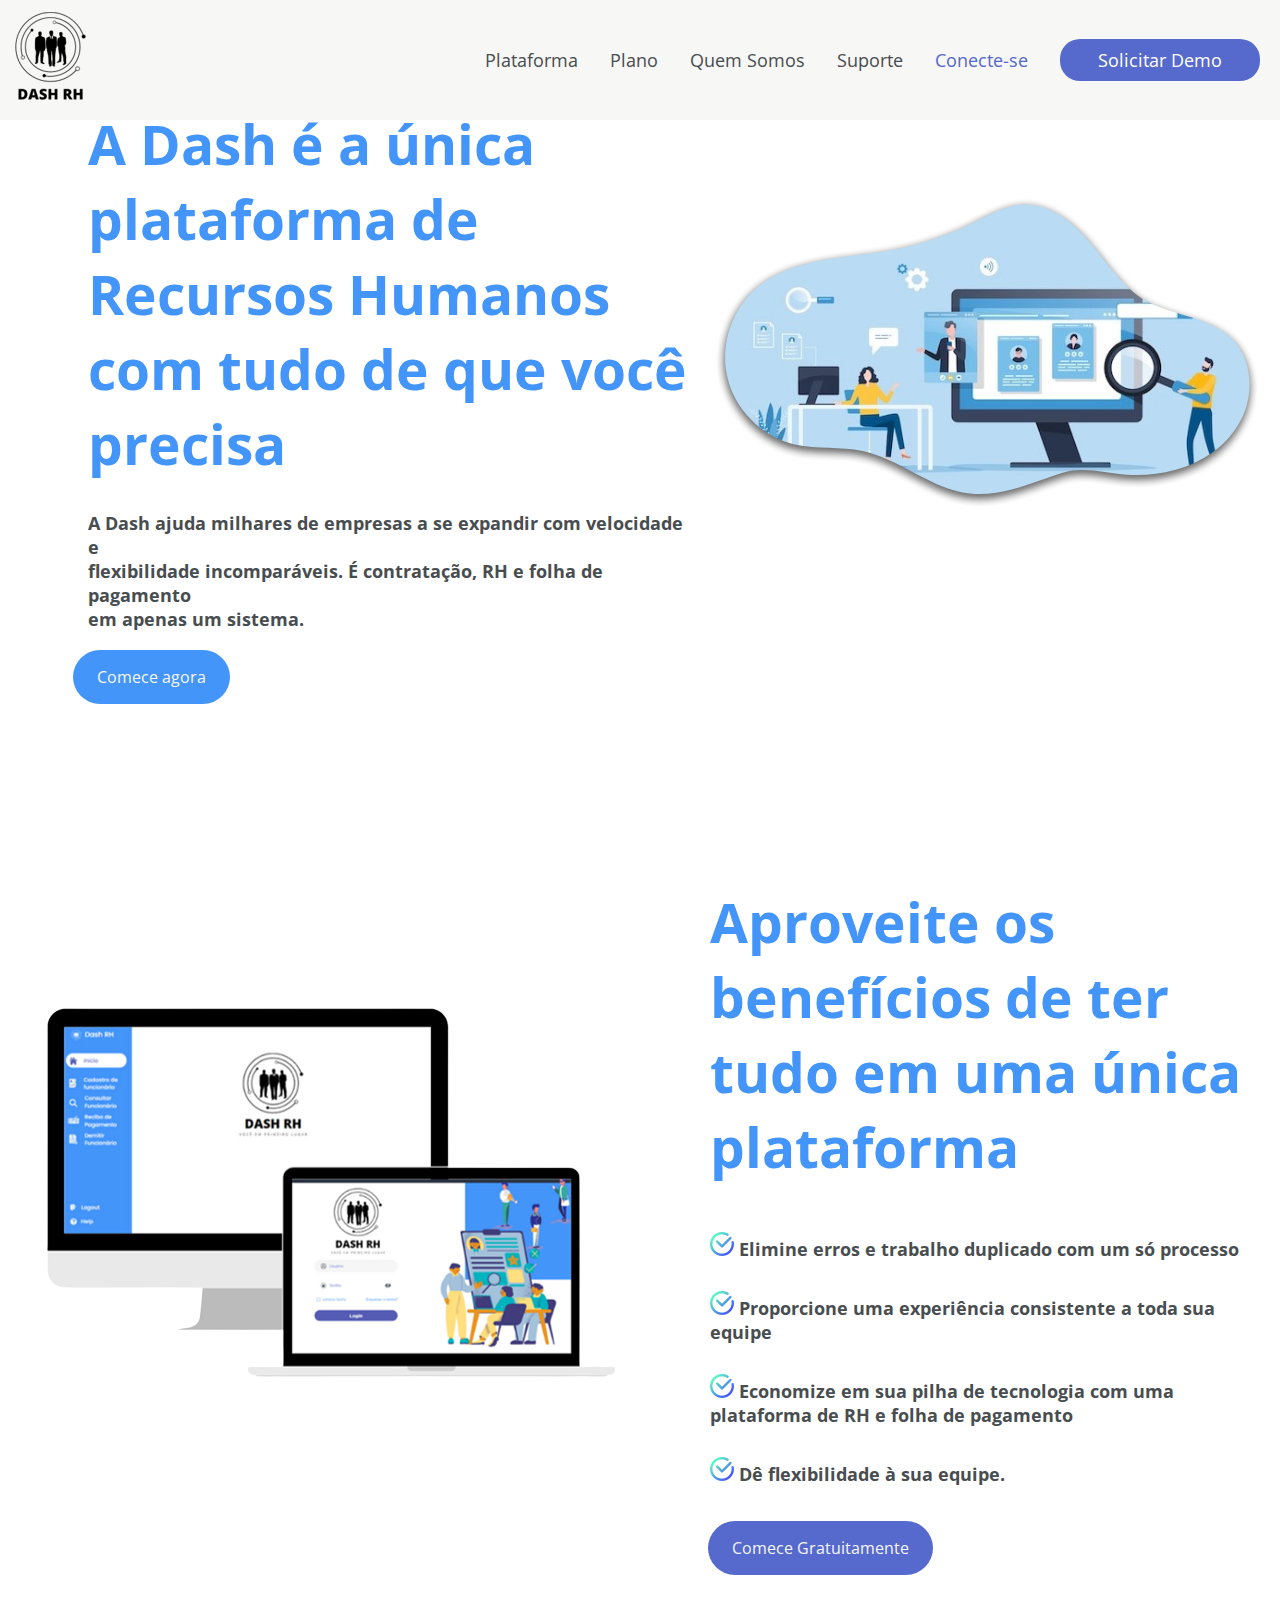
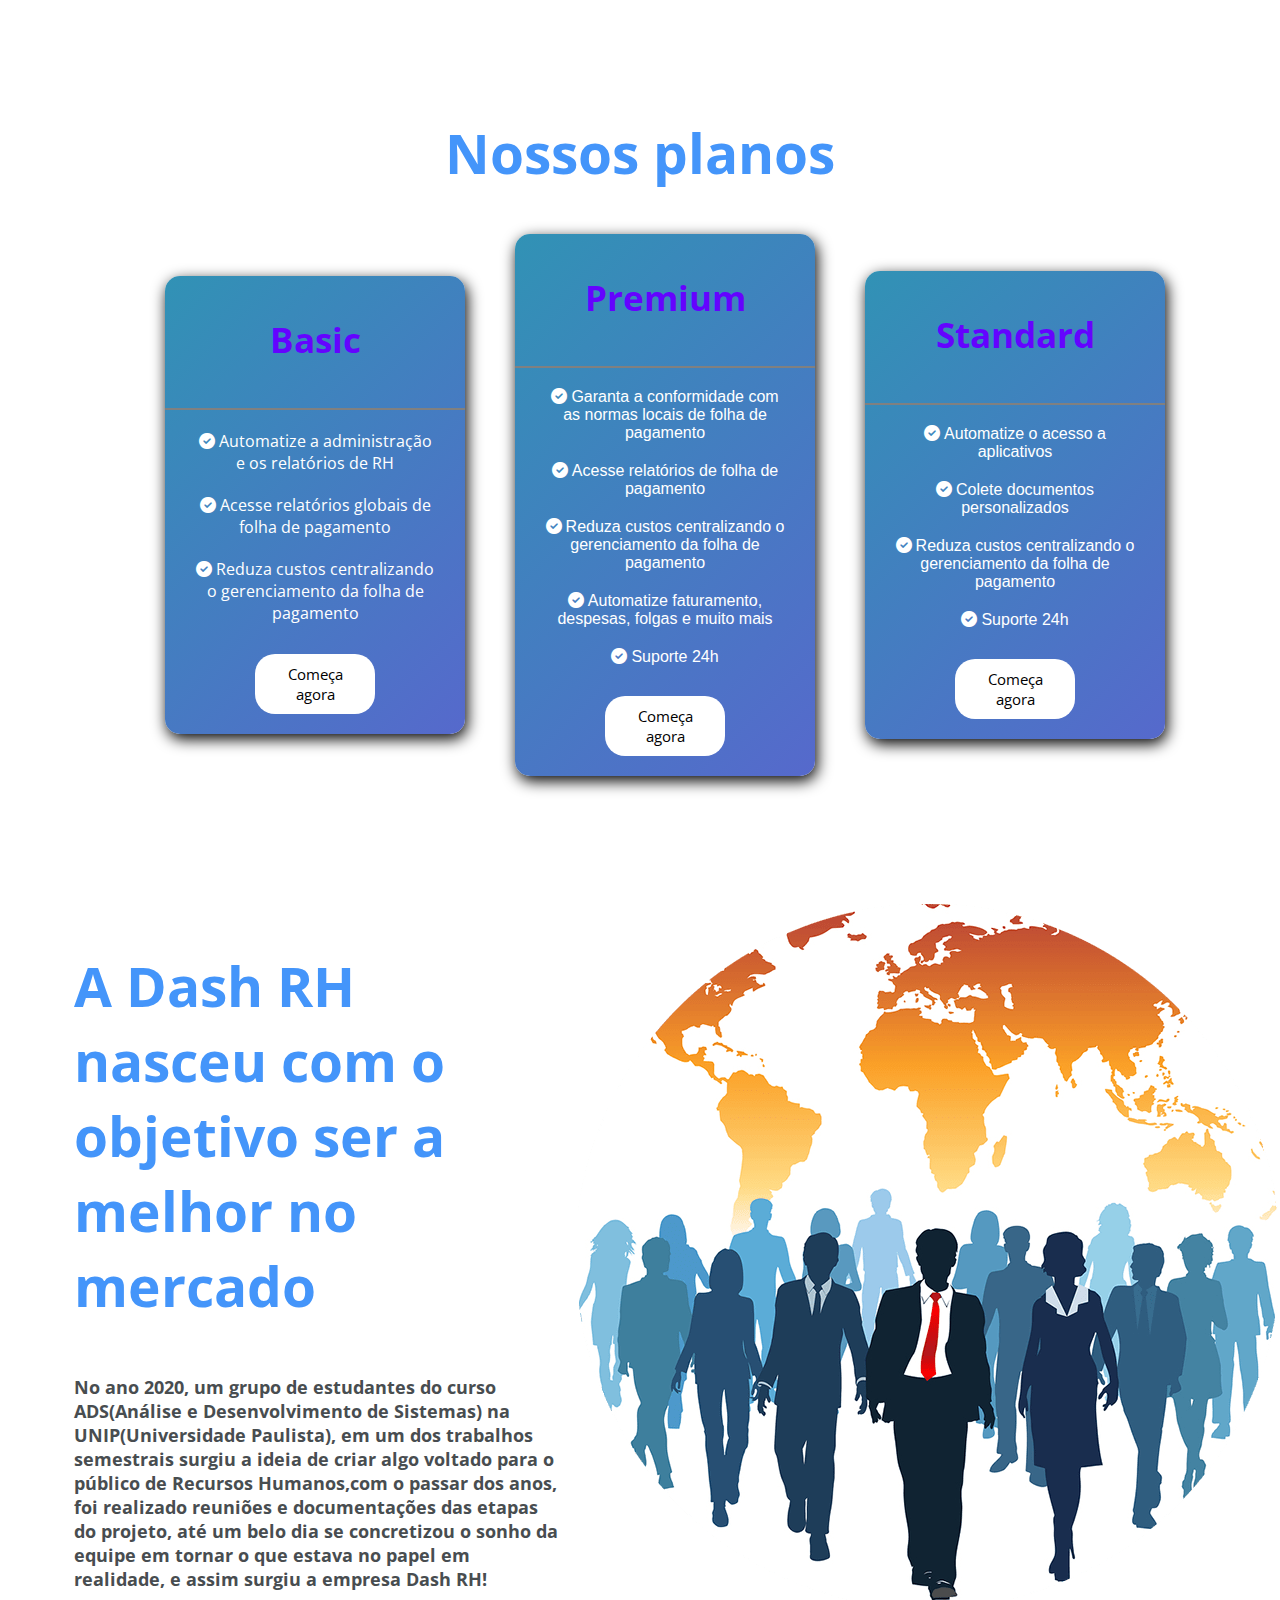
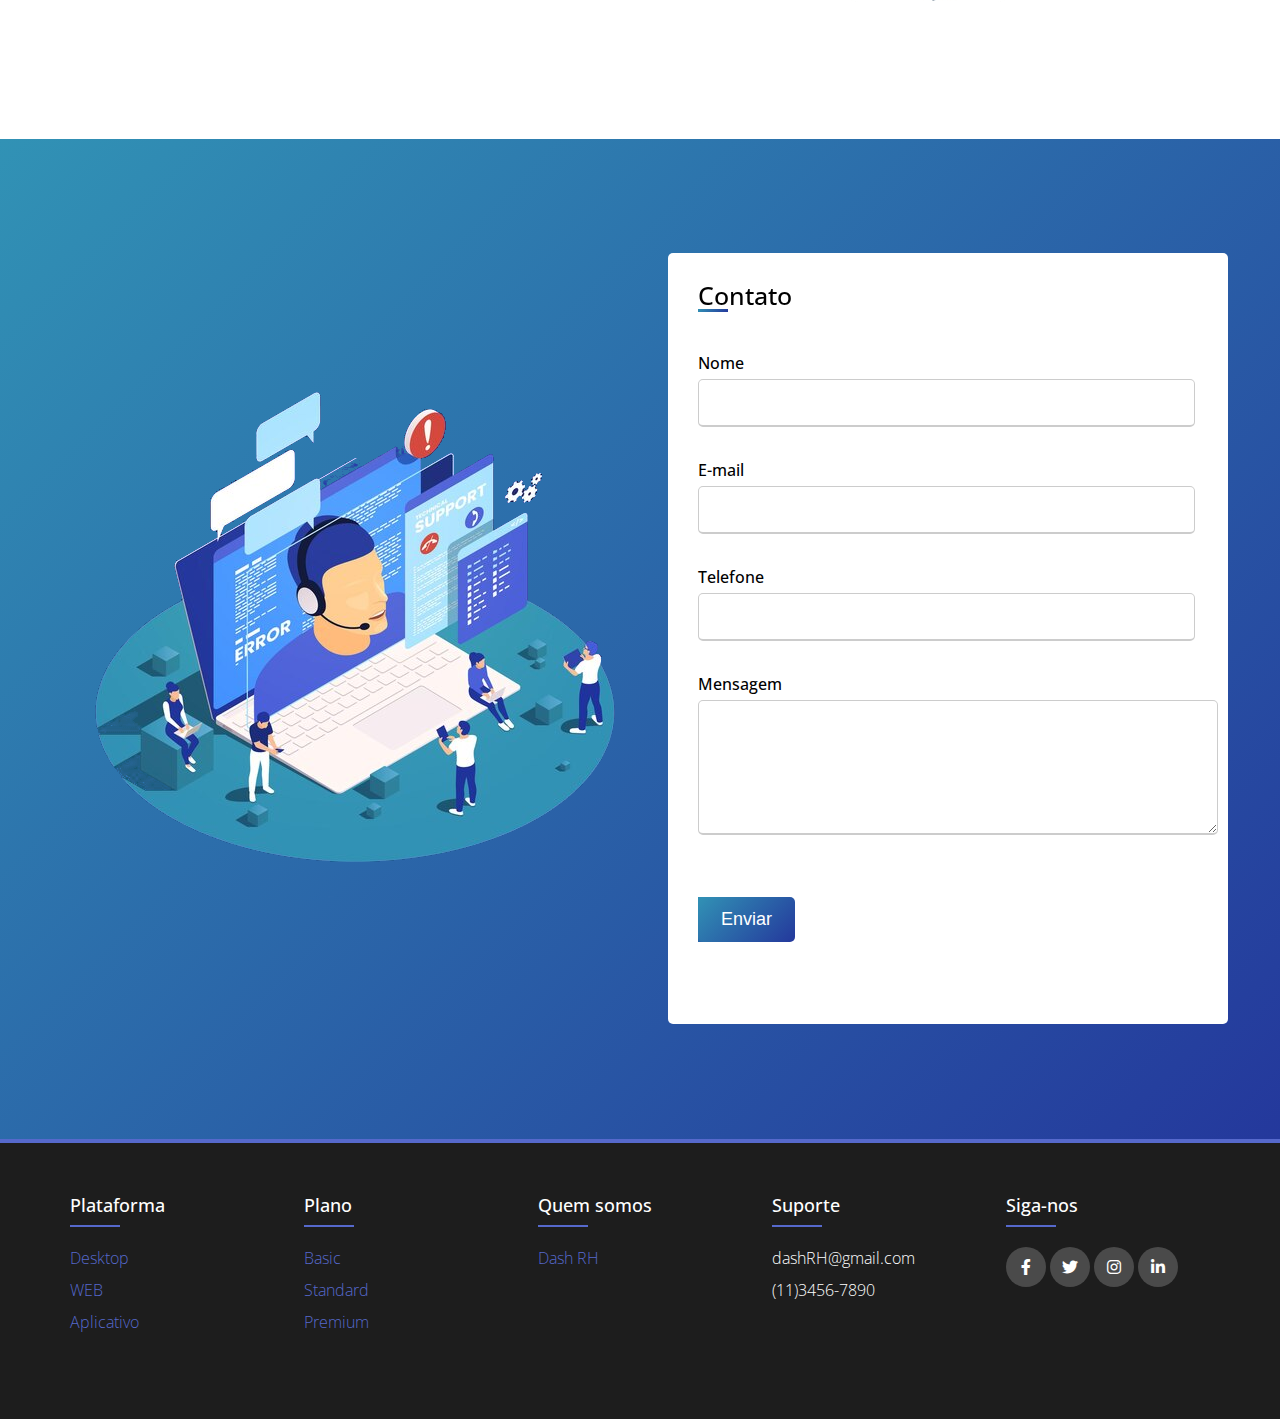
<file: index.html>
<!DOCTYPE html>
<html lang="pt-br">
<head>
    <meta charset="UTF-8">
    <meta name="viewport" content="width=device-width, initial-scale=1.0">
    <title>Dash RH</title>
    <link href="https://cdnjs.cloudflare.com/ajax/libs/animate.css/4.1.1/animate.min.css" rel="stylesheet"/>
    <link rel="stylesheet" type="text/css" href="https://cdnjs.cloudflare.com/ajax/libs/font-awesome/6.0.0-beta3/css/all.min.css">
    <link rel="stylesheet" href="CSS/style.css">
</head>
<body>
    <header class="header">
        <nav class="nav">
            <a href="index.html" class="logo"><img src="imagens/Imagem1.png"></a>
            <ul class="nav-list">
                <li><a href="#">Plataforma</a></li>
                <li><a href="#planos">Plano</a></li>
                <li><a href="#quemSomos">Quem Somos</a></li>
                <li><a href="#suporteTI">Suporte</a></li>
                <li><a href="tela_deLogin.html" class="contato_pern">Conecte-se</a></li>
                <li><a href="solicitarDemo.html">Solicitar Demo</a></li>
            </ul>
        </nav>
    </header>   
    <br><br><br>
    <nav id="conteudo_home">
        <!--<table>
            <tr>
                <td><h1 class="animate__animated animate__fadeInLeft">A Dash é a única plataforma de Recursos Humanos com tudo de que você precisa</h1>
                    <h3 class="animate__animated animate__fadeInLeft">A Dash ajuda milhares de empresas a se expandir com velocidade e <br>flexibilidade incomparáveis. É contratação, RH e folha de pagamento<br> em apenas um sistema.</h3></td>
                <td><img src="imagens/banner_home.png"class="animate__animated animate__fadeIn"></td>
            </tr>
            <tr>
                <td><br><a href="solicitarDemo.html" class="animate__animated animate__zoomIn">Comece agora</a></td>
            </tr>
        </table>-->
        <table>
            <tr>
                <td><h1>A Dash é a única plataforma de Recursos Humanos com tudo de que você precisa</h1>
                    <h3>A Dash ajuda milhares de empresas a se expandir com velocidade e <br>flexibilidade incomparáveis. É contratação, RH e folha de pagamento<br> em apenas um sistema.</h3></td>
                <td class="plataformas"><img src="imagens/banner_home.png"></td>
            </tr>
            <tr>
                <td><br><a href="solicitarDemo.html" class="animate__animated animate__zoomIn">Comece agora</a></td>
            </tr>
        </table>
        <br><br><br><br><br><br><br><br>
        <table>
            <tr>
                <td class="plataformas"><img src="imagens/equipamentos-removebg-preview.png"></td>
                <td><h1>Aproveite os benefícios de ter tudo em uma única plataforma</h1><br>
                    <h3><img src="imagens/icone_ok.png"> Elimine erros e trabalho duplicado com um só processo</h3>
                    <h3><img src="imagens/icone_ok.png"> Proporcione uma experiência consistente a toda sua equipe</h3>
                    <h3><img src="imagens/icone_ok.png"> Economize em sua pilha de tecnologia com uma plataforma de RH e folha de pagamento</h3>
                    <h3><img src="imagens/icone_ok.png"> Dê flexibilidade à sua equipe.</h3><br><br>
                    <a href="solicitarDemo.html" class="btn_comecarG">Comece Gratuitamente</a></td>
                </td>
            </tr>
        </table>
        <a name="planos">
            <br><br><br><br><br><br><br>
        
            <h1 class="planos">Nossos planos</h1><br><br>
            <div class="container">
                <div class="card">
                    <div class="card-title">
                        <h2>Basic</h2>
                    </div>
                    <div class="card-content">
                        <ul>
                            <li><i class="fa fa-check-circle"></i>Automatize a administração e os relatórios de RH</li>
                            <li><i class="fa fa-check-circle"></i>Acesse relatórios globais de folha de pagamento</li>
                            <li><i class="fa fa-check-circle"></i>Reduza custos centralizando o gerenciamento da folha de pagamento</li>
                        </ul>
                        <button><a href="solicitarDemo.html">Começa agora</a></button>
                    </div>
                </div>
                
                <div class="card">
                    <div class="card-title">
                        <h2>Premium</h2>
                    </div>
                    <div class="card-content">
                        <ul>
                            <li><i class="fa fa-check-circle"></i>Garanta a conformidade com as normas locais de folha de pagamento</li>
                            <li><i class="fa fa-check-circle"></i>Acesse relatórios de folha de pagamento</li>
                            <li><i class="fa fa-check-circle"></i>Reduza custos centralizando o gerenciamento da folha de pagamento</li>
                            <li><i class="fa fa-check-circle"></i>Automatize faturamento, despesas, folgas e muito mais</li>
                            <li><i class="fa fa-check-circle"></i>Suporte 24h</li>
                        </ul>
                        <button><a href="solicitarDemo.html">Começa agora</a></button>
                    </div>
                </div>
                <div class="card">
                    <div class="card-title">
                        <h2>Standard </h2>
                    </div>
                    <div class="card-content">
                        <ul>
                            <li><i class="fa fa-check-circle"></i>Automatize o acesso a aplicativos</li>
                            <li><i class="fa fa-check-circle"></i>Colete documentos personalizados</li>
                            <li><i class="fa fa-check-circle"></i>Reduza custos centralizando o gerenciamento da folha de pagamento</li>
                            <li><i class="fa fa-check-circle"></i>Suporte 24h</li>
                        </ul>
                        <button><a href="solicitarDemo.html">Começa agora</a></button>
                    </div>
                </div>
            </div>
        </a>
        <br><br><br><br><br><br><br>
        <a name="quemSomos">
            <nav id="conteudo_home">
                <table>
                    <tr>
                        <td><h1>A Dash RH nasceu com o objetivo ser a melhor no mercado</h1><br>
                            <h3>No ano 2020, um grupo de estudantes do curso ADS(Análise e Desenvolvimento de Sistemas) na UNIP(Universidade Paulista), em um dos trabalhos semestrais surgiu a ideia de criar algo voltado para o público de Recursos Humanos,com o passar dos anos, foi realizado reuniões e documentações das etapas do projeto, até um belo dia se concretizou o sonho da equipe em tornar o que estava no papel em realidade, e assim surgiu a empresa Dash RH!  </h3></td>
                        <td><img src="imagens/about.png"></td>
                    </tr>
                </table>
            </nav>
        </a>
        <br><br><br><br><br><br><br>
        <a name="suporteTI">
            <nav id="conteudo_suporte">
                <img src="imagens/suporte_img.png">
                <div class="conteiner_suporte">
                    <div class="titulo">Contato</div>
                    <form action="#">
                        <div class="detalhes_usuario_suporte">
                            <div class="input-box-suporte">
                                <span class="detalhes">Nome</span>
                                <input type="text" required>
                            </div>
                            <div class="input-box-suporte">
                                <span class="detalhes">E-mail</span>
                                <input type="text" required>
                            </div>
                            <div class="input-box-suporte">
                                <span class="detalhes">Telefone</span>
                                <input type="text" required>
                            </div>
                            <div class="input-box-suporte">
                                <span class="detalhes">Mensagem</span>
                                <textarea rows="6" cols="55"></textarea>
                            </div>
                            <div class="button_suporte">
                                <input type="submit" value="Enviar">
                            </div>
        
                        </div>
                    </form>
                </div>
            </nav>
        </a>
    </nav>
    <footer class="footer">
        <div class="rodape">
            <div class="row">
                <div class="footer-coluna">
                    <h4>Plataforma</h4>
                    <ul>
                        <li><a href="#">Desktop</a></li>
                        <li><a href="#">WEB</a></li>
                        <li><a href="#">Aplicativo</a></li>
                        <li><a href="#"></a></li>
                        <br><br><br>
                    </ul>
                </div>
                <div class="footer-coluna">
                    <h4>Plano</h4>
                    <ul>
                        <li><a href="#">Basic</a></li>
                        <li><a href="#">Standard</a></li>
                        <li><a href="#">Premium</a></li>
                        
                    </ul>
                </div>
                <div class="footer-coluna">
                    <h4>Quem somos</h4>
                    <ul>
                        <li><a href="#">Dash RH</a></li>
                        
                    </ul>
                </div>
                <div class="footer-coluna">
                    <h4>Suporte</h4>
                    <ul>
                        <li>dashRH@gmail.com</li>
                        <li>(11)3456-7890</li>
                        
                    </ul>
                </div>
                <div class="footer-coluna">
                    <h4>Siga-nos</h4>
                    <div class="social-links">
                        <a href="#"><i class="fab fa-facebook-f"></i></a>
                        <a href="#"><i class="fab fa-twitter"></i></a>
                        <a href="#"><i class="fab fa-instagram"></i></a>
                        <a href="#"><i class="fab fa-linkedin-in"></i></a>
                    </div>
                </div>
            </div>
        </div>
        <div class="rodape2">
            <h4></h4>
        </div>
    </footer>   
</body>
</html>
</file>
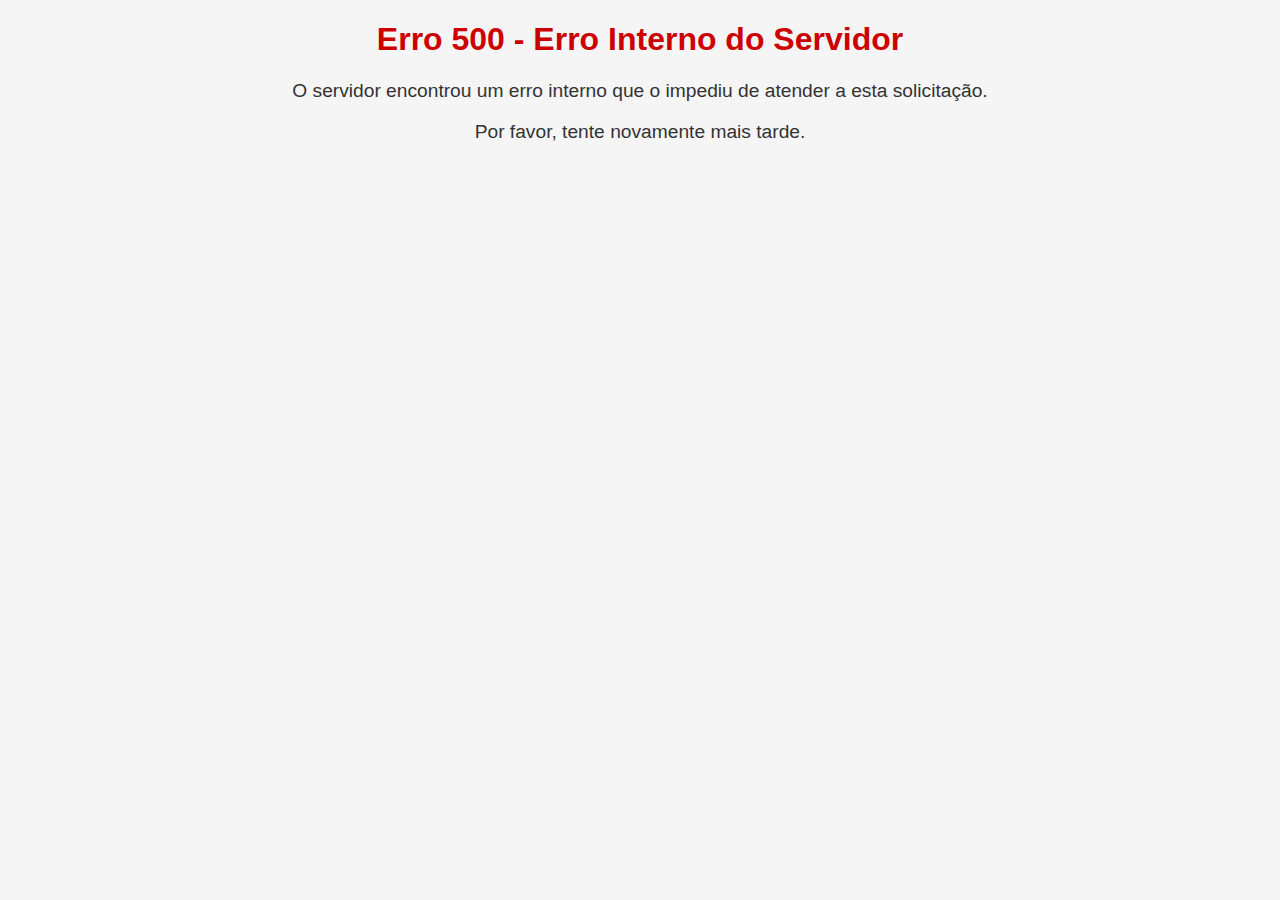
<file: holerite.html>
<!DOCTYPE html>
<html lang="en">
<head>
    <meta charset="UTF-8">
    <meta name="viewport" content="width=device-width, initial-scale=1.0">
    <title>Document</title>
    <link rel="stylesheet" href="CSS/style.css">
</head>
<body id="pg_holerite">
    <div class="rodape2">
        <h4>Dash RH</h4>
    </div>
    <header class="header">
        <nav class="nav">
            <img class="logo_login" src="imagens/logo_semnome-removebg-preview.png">
            <ul class="nav-list">
                <li></li>
                <li><a href="login.html">Sair</a></li>
            </ul>
        </nav>
    </header>
        <div class="rodape3">
            <nav class="menu">
                <input type="checkbox" class="menu-fake"/>
                <div class="menu-lines">
                    <span></span>
                    <span></span>
                    <span></span>
                </div>
            </nav>
        </div>     
    <!--<p id="texto">Bem vindo, <span id="span">usuario</span>!👋</p><br>-->
    <!--<p id="texto2">Seu ID de funcionario é: <span id="span2">ID</span>!</p><br><br><br>-->
    <h1 class="gerar_holerite">Gerar Holerite</h1><br><br>
    <label for="meses">Selecione um mês:</label>
        <select id="meses">
            <option value="0">Todos</option>
            <option value="1">Janeiro</option>
            <option value="2">Fevereiro</option>
            <option value="3">Março</option>
            <option value="4">Abril</option>
            <option value="5">Maio</option>
            <option value="6">Junho</option>
            <option value="7">Julho</option>
            <option value="8">Agosto</option>
            <option value="9">Setembro</option>
            <option value="10">Outubro</option>
            <option value="11">Novembro</option>
            <option value="12">Dezembro</option>
        </select>
    <button id="btn-holerite">Gerar Holerite</button><br><br><br>
    <div class="tabela_holerite">  
        <table border="1" id="holerite">
            <thead>
                <tr>
                    <th>Nome Funcionário</th>
                    <th>Cargo</th>
                    <th>Salário Base</th>
                    <th>Descontos</th>
                    <th>Salário Líquido</th>
                    <th>Data de Pagamento</th>
                </tr>
            </thead>
            <tbody>
            </tbody>
        </table>
    </div> 
</body>
<script src="./functions/getInfo.js"></script>
<script src="./functions/getHolerite.js"></script>
</html>
</file>
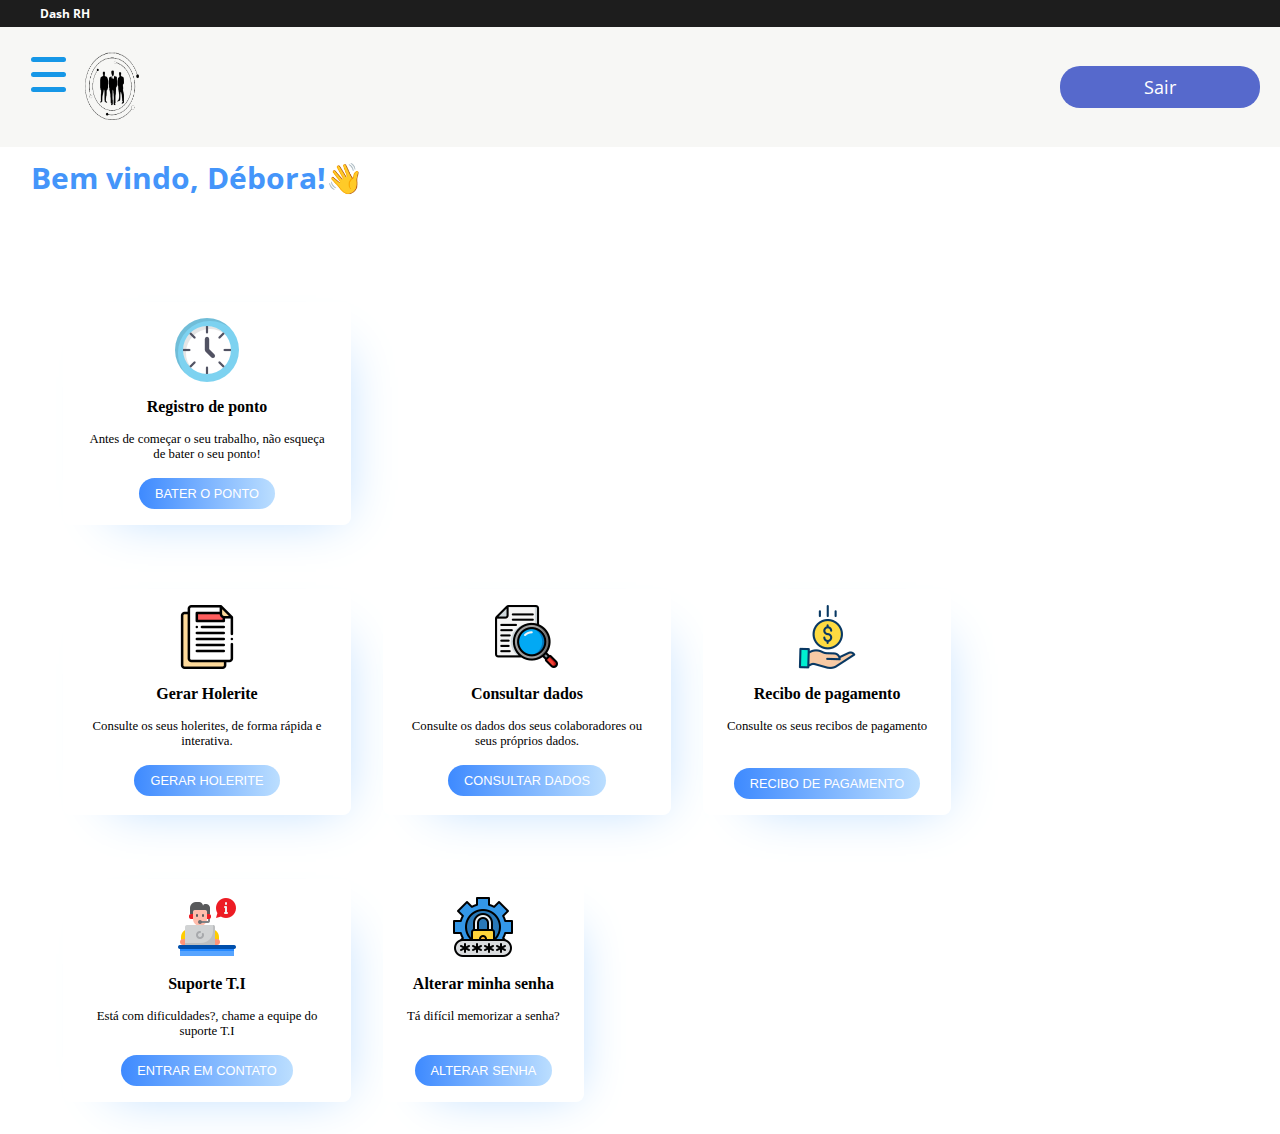
<file: home-login.html>
<!DOCTYPE html>
<html lang="pt-br">
<head>
    <meta charset="UTF-8">
    <meta name="viewport" content="width=device-width, initial-scale=1.0">
    <title>Dash RH</title>
    <link href="https://cdnjs.cloudflare.com/ajax/libs/animate.css/4.1.1/animate.min.css" rel="stylesheet"/>
    <link rel="stylesheet" type="text/css" href="https://cdnjs.cloudflare.com/ajax/libs/font-awesome/6.0.0-beta3/css/all.min.css">
    <link rel="stylesheet" href="CSS/style.css">
</head>
<body>
    <div class="rodape2">
        <h4>Dash RH</h4>
    </div>
    <header class="header">
        <nav class="nav">
            <img class="logo_login" src="imagens/logo_semnome-removebg-preview.png">
            <ul class="nav-list">
                <li></li>
                <li><a href="login.html">Sair</a></li>
            </ul>
        </nav>
    </header>
    <div class="rodape3">
        <nav class="menu">
            <input type="checkbox" class="menu-fake"/>
            <div class="menu-lines">
                <span></span>
                <span></span>
                <span></span>
            </div>
            
            <p id="texto">Bem vindo, <span id="span">Débora</span>!👋</p>
                  
            <br><br><br><br>  
            <main class="cards">
                <section class="card shop">
                    <div class="icon">
                        <img src="imagens/relogio.png" alt="Registro de ponto">
                    </div>
                    <h3>Registro de ponto</h3>
                    <span>Antes de começar o seu trabalho, não esqueça de bater o seu ponto!</span>
                    <a href="ponto.html"><button>Bater o ponto</button></a>
                </section>
            </main>
            <main class="cards">
                <section class="card shop">
                    <div class="icon">
                        <img src="imagens/documento.png" alt="Gerar Holerite">
                    </div>
                    <h3>Gerar Holerite</h3>
                    <span>Consulte os seus holerites, de forma rápida e interativa.</span>
                    <a href="holerite.html"><button>Gerar Holerite</button></a>
                </section>
                <section class="card shop">
                    <div class="icon">
                        <img src="imagens/documento (1).png" alt="Consultar dados">
                    </div>
                    <h3>Consultar dados</h3>
                    <span>Consulte os dados dos seus colaboradores ou seus próprios dados.</span>
                    <button>Consultar dados</button>
                </section>
                <section class="card shop">
                    <div class="icon">
                        <img src="imagens/economizar.png" alt="Recibo de pagamento">
                    </div>
                    <h3>Recibo de pagamento</h3>
                    <span>Consulte os seus recibos de pagamento </span><br>
                    <button>Recibo de pagamento</button>
                </section>
                
            </main>
            <main class="cards">
                <section class="card shop">
                    <div class="icon">
                        <img src="imagens/suporte-tecnico.png" alt="Shop here.">
                    </div>
                    <h3>Suporte T.I</h3>
                    <span>Está com dificuldades?, chame a equipe do suporte T.I</span>
                    <button>Entrar em contato</button>
                </section>
                <section class="card shop">
                    <div class="icon">
                        <img src="imagens/codigo-de-senha.png" alt="Alterar senha">
                    </div>
                    <h3>Alterar minha senha</h3>
                    <span>Tá difícil memorizar a senha?<br><br></span>
                    <button>Alterar senha</button>
                </section> 
            </main>
           

            <ul>
                <br><br>
                <a href="index.html" class="logo"><img src="imagens/Imagem1.png"></a><br><br>
                <li><a href="#">Home</a></li>
                <li><a href="#">Consultar dados</a></li>
                <li><a href="#">Recibo de pagamento</a></li>
                <li><a href="holerite.html">Gerar holerite</a></li>
                <li><a href="ponto.html">Registro de ponto</a></li>
                <li><a href="tela_deLogin.html">Sair</a></li>
            </ul>
        </nav>
    </div>  

   
    
        
</body>

</html>
</file>
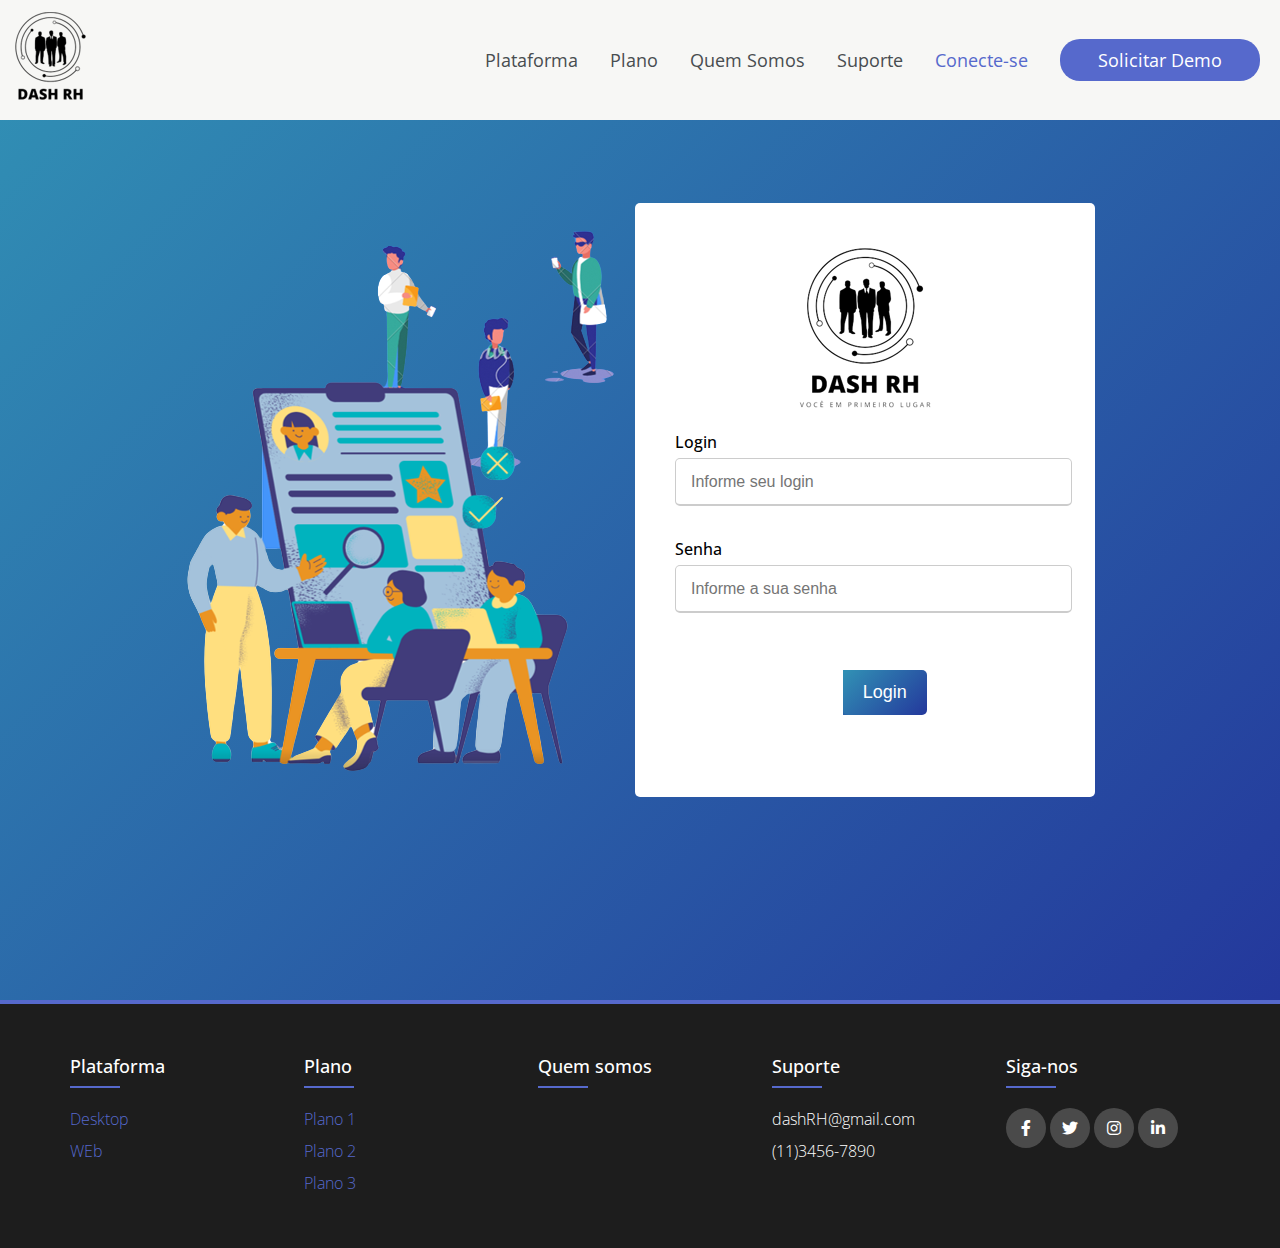
<file: login.html>
<!DOCTYPE html>
<html lang="pt-br">
<head>
    <meta charset="UTF-8">
    <meta name="viewport" content="width=device-width, initial-scale=1.0">
    <title>Dash RH</title>
    <link type="text/css" href="https://cdnjs.cloudflare.com/ajax/libs/animate.css/4.1.1/animate.min.css" rel="stylesheet" />
    <link rel="stylesheet" type="text/css" href="https://cdnjs.cloudflare.com/ajax/libs/font-awesome/6.0.0-beta3/css/all.min.css">
    <link rel="stylesheet" href="./CSS/style.css">
</head>
<body>
    <header class="header">
        <nav class="nav">
            <a href="/" class="logo"><img src="imagens/Imagem1.png"></a>
            <ul class="nav-list">
                <li><a href="#">Plataforma</a></li>
                <li><a href="#">Plano</a></li>
                <li><a href="#">Quem Somos</a></li>
                <li><a href="/suporte">Suporte</a></li>
                <li><a href="/login" class="contato_pern">Conecte-se</a></li>
                <li><a href="/solicitacao">Solicitar Demo</a></li>
            </ul>
        </nav>
    </header>   
    <nav id="conteudo_telaLogin">
        <img src="imagens/Imagem_principal-removebg-preview.png">
        <div class="conteinerLogin">
            <!-- <form action="/login" method="POST"> -->
            <form>
              <div class="detalhes_usuario_login">
                <img src="imagens/logo_teste.png">
                <div class="input-box-login">
                  <span class="detalhes">Login</span>
                  <input name="login" id='login' type="text" placeholder="Informe seu login" required>
                </div>
                <div class="input-box-login">
                  <span class="detalhes">Senha</span>
                  <input name="senha" id='senha' type="password" placeholder="Informe a sua senha" required>
                  <div id="alerta" class="alerta">Login e senha incorretos. Por favor, tente novamente.</div>
                </div>
                <div class="button-login">
                  <input id="btn-login" type="button" value="Login">
                </div>
              </div>
            </form> 
          </div>          
    </nav>
    <footer class="footer">
        <div class="rodape">
            <div class="row">
                <div class="footer-coluna">
                    <h4>Plataforma</h4>
                    <ul>
                        <li><a href="#">Desktop</a></li>
                        <li><a href="#">WEb</a></li>
                        <li><a href="#"></a></li>
                        <li><a href="#"></a></li>
                        <br><br><br>
                    </ul>
                </div>
                <div class="footer-coluna">
                    <h4>Plano</h4>
                    <ul>
                        <li><a href="#">Plano 1</a></li>
                        <li><a href="#">Plano 2</a></li>
                        <li><a href="#">Plano 3</a></li>
                        
                    </ul>
                </div>
                <div class="footer-coluna">
                    <h4>Quem somos</h4>
                </div>
                <div class="footer-coluna">
                    <h4>Suporte</h4>
                    <ul>
                        <li>dashRH@gmail.com</li>
                        <li>(11)3456-7890</li>
                        
                    </ul>
                </div>
                <div class="footer-coluna">
                    <h4>Siga-nos</h4>
                    <div class="social-links">
                        <a href="#"><i class="fab fa-facebook-f"></i></a>
                        <a href="#"><i class="fab fa-twitter"></i></a>
                        <a href="#"><i class="fab fa-instagram"></i></a>
                        <a href="#"><i class="fab fa-linkedin-in"></i></a>
                    </div>
                </div>
            </div>
        </div>
        <div class="rodape2">
            <h4></h4>
        </div>
    </footer>
</body>
<script src="./functions/loginRequest.js"></script>

</html>
</file>
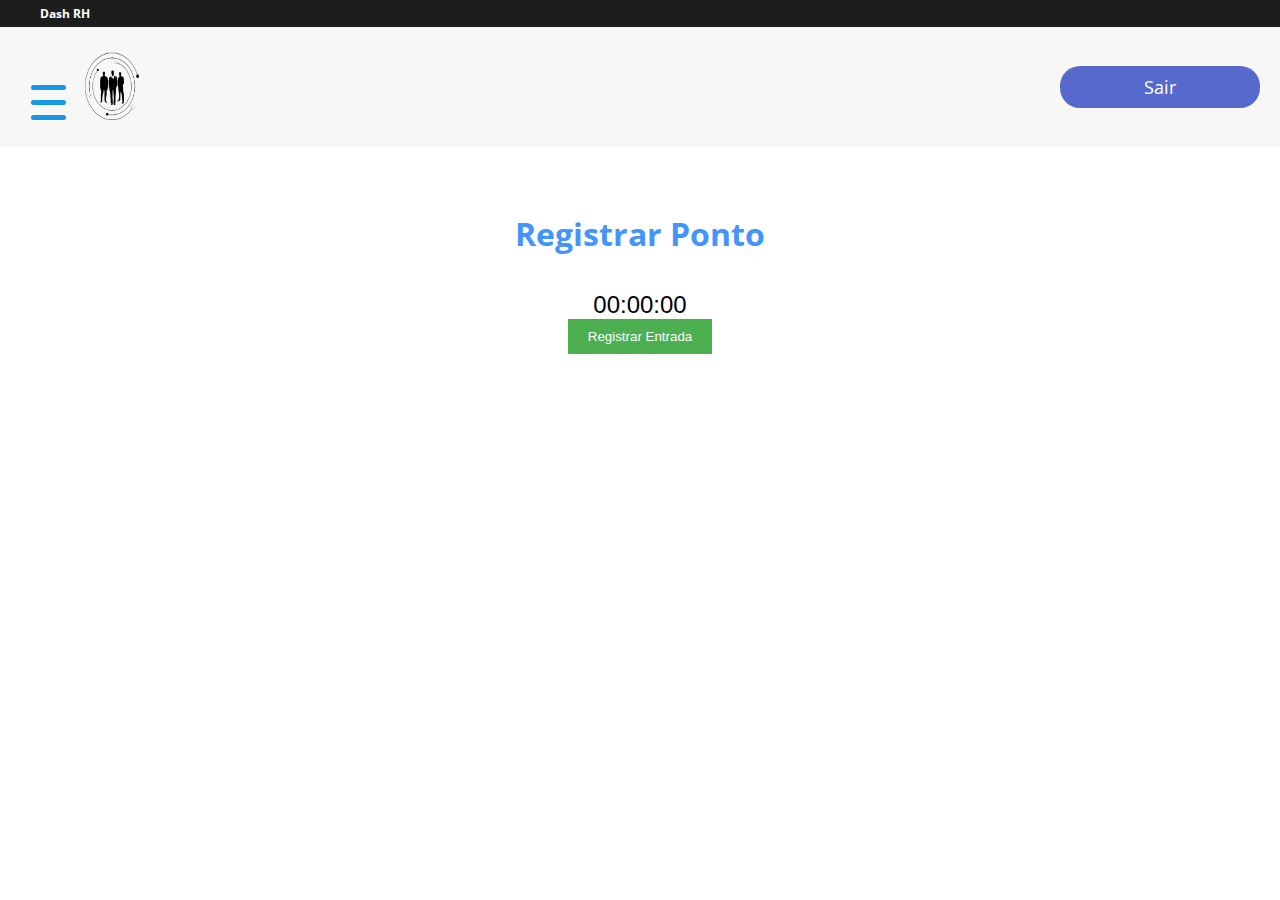
<file: ponto.html>
<!DOCTYPE html>
<html lang="en">
<head>
    <meta charset="UTF-8">
    <meta name="viewport" content="width=device-width, initial-scale=1.0">
    <link rel="stylesheet" href="CSS/style.css">
    <title>Ponto</title>
    <style>
        body {
            font-family: Arial, sans-serif;
            text-align: center;
        }

        .cronometro {
            font-size: 24px;
        }

        #startStop {
            background-color: #4CAF50;
            color: white;
            padding: 10px 20px;
            border: none;
            cursor: pointer;
        }

        #reset {
            background-color: #f44336;
            color: white;
            padding: 10px 20px;
            border: none;
            cursor: pointer;
        }
    </style>
</head>
<body>
    <div class="rodape2">
        <h4>Dash RH</h4>
    </div>
    <header class="header">
        <nav class="nav">
            <img class="logo_login" src="imagens/logo_semnome-removebg-preview.png">
            <ul class="nav-list">
                <li></li>
                <li><a href="login.html">Sair</a></li>
            </ul>
        </nav>
    </header>
    <div class="rodape3">
        <nav class="menu">
            <input type="checkbox" class="menu-fake"/>
            <div class="menu-lines">
                <span></span>
                <span></span>
                <span></span>
            </div>
            <ul>
                <a href="index.html" class="logo"><img src="imagens/Imagem1.png"></a><br><br>
                <li><a href="home-login.html">Home</a></li>
                <li><a href="#">Consultar dados</a></li>
                <li><a href="#">Recibo de pagamento</a></li>
                <li><a href="holerite.html">Gerar holerite</a></li>
                <li><a href="ponto.html">Registro de ponto</a></li>
                <li><a href="tela_deLogin.html">Sair</a></li>
            </ul>
        </nav>
    </div>
    <h1 class="titulo_ponto">Registrar Ponto</h1><br><br>
    <div class="cronometro" id="cronometro">00:00:00</div>
    <button id="startStop">Registrar Entrada</button>
    <script src="./functions/pontoController.js"></script>
 
</body>
</html>
</file>
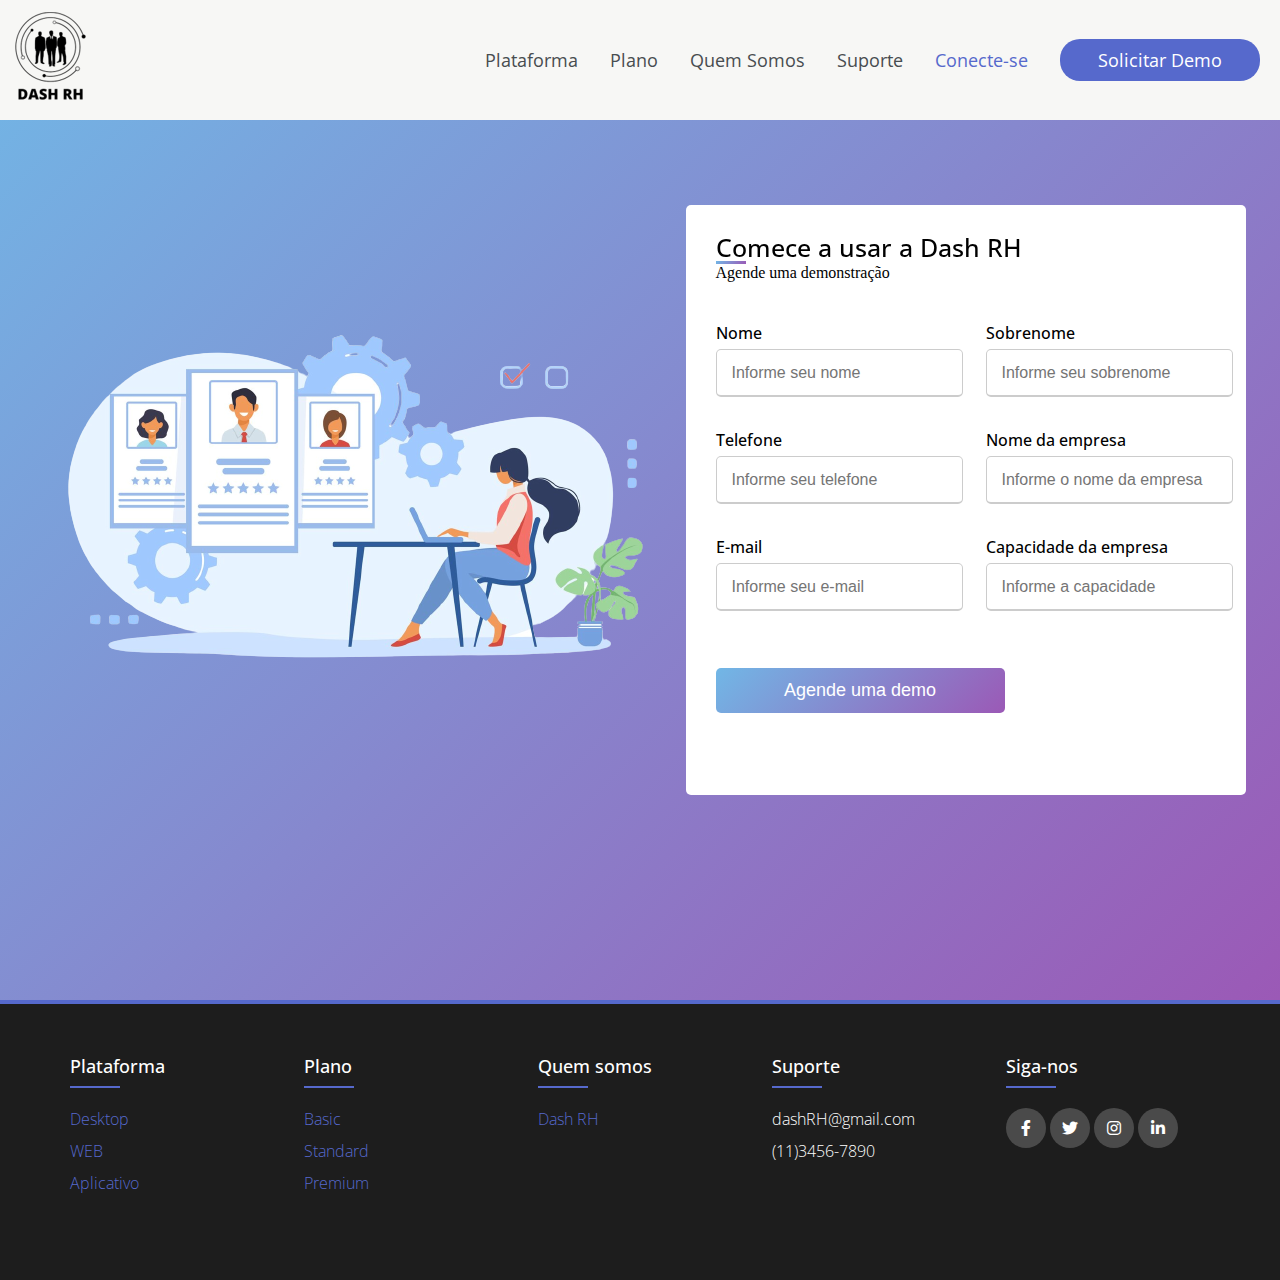
<file: solicitarDemo.html>
<!DOCTYPE html>
<html lang="pt-br">
<head>
    <meta charset="UTF-8">
    <meta name="viewport" content="width=device-width, initial-scale=1.0">
    <title>Dash RH</title>
    <link href="https://cdnjs.cloudflare.com/ajax/libs/animate.css/4.1.1/animate.min.css" rel="stylesheet"/>
    <link rel="stylesheet" type="text/css" href="https://cdnjs.cloudflare.com/ajax/libs/font-awesome/6.0.0-beta3/css/all.min.css">
    <link rel="stylesheet" href="CSS/style.css">
</head>
<body>
    <header class="header">
        <nav class="nav">
            <a href="index.html" class="logo"><img src="imagens/Imagem1.png"></a>
            <ul class="nav-list">
                <li><a href="#">Plataforma</a></li>
                <li><a href="#">Plano</a></li>
                <li><a href="quemSomos.html">Quem Somos</a></li>
                <li><a href="suporteTI.html">Suporte</a></li>
                <li><a href="tela_deLogin.html" class="contato_pern">Conecte-se</a></li>
                <li><a href="solicitarDemo.html">Solicitar Demo</a></li>
            </ul>
        </nav>
    </header>   
    <nav id="conteudo_soliocitarDemo">
        <img src="imagens/imagem_pgDemo-removebg-preview.png">
        <div class="conteiner_demo">
            <div class="titulo">Comece a usar a Dash RH</div>
            <p class="subtitulo">Agende uma demonstração</p>
            <form action="#">
                <div class="detalhes_usuario_demo">
                    <div class="input-box-demo">
                        <span class="detalhes">Nome</span>
                        <input type="text" placeholder="Informe seu nome" required>
                    </div>
                    <div class="input-box-demo">
                        <span class="detalhes">Sobrenome</span>
                        <input type="text" placeholder="Informe seu sobrenome" required>
                    </div>
                    <div class="input-box-demo">
                        <span class="detalhes">Telefone</span>
                        <input type="text" placeholder="Informe seu telefone" required>
                    </div>
                    <div class="input-box-demo">
                        <span class="detalhes">Nome da empresa</span>
                        <input type="text" placeholder="Informe o nome da empresa" required>
                    </div>
                    <div class="input-box-demo">
                        <span class="detalhes">E-mail</span>
                        <input type="text" placeholder="Informe seu e-mail" required>
                    </div>
                    <div class="input-box-demo">
                        <span class="detalhes">Capacidade da empresa</span>
                        <input type="text" placeholder="Informe a capacidade" required>
                    </div>
                    <div class="button">
                        <input type="submit" value="Agende uma demo">
                    </div>

                </div>
            </form>
         </div>
    </nav>
    <footer class="footer">
        <div class="rodape">
            <div class="row">
                <div class="footer-coluna">
                    <h4>Plataforma</h4>
                    <ul>
                        <li><a href="#">Desktop</a></li>
                        <li><a href="#">WEB</a></li>
                        <li><a href="#">Aplicativo</a></li>
                        <li><a href="#"></a></li>
                        <br><br><br>
                    </ul>
                </div>
                <div class="footer-coluna">
                    <h4>Plano</h4>
                    <ul>
                        <li><a href="#">Basic</a></li>
                        <li><a href="#">Standard</a></li>
                        <li><a href="#">Premium</a></li>
                        
                    </ul>
                </div>
                <div class="footer-coluna">
                    <h4>Quem somos</h4>
                    <ul>
                        <li><a href="#">Dash RH</a></li>
                        
                    </ul>
                </div>
                <div class="footer-coluna">
                    <h4>Suporte</h4>
                    <ul>
                        <li>dashRH@gmail.com</li>
                        <li>(11)3456-7890</li>
                        
                    </ul>
                </div>
                <div class="footer-coluna">
                    <h4>Siga-nos</h4>
                    <div class="social-links">
                        <a href="#"><i class="fab fa-facebook-f"></i></a>
                        <a href="#"><i class="fab fa-twitter"></i></a>
                        <a href="#"><i class="fab fa-instagram"></i></a>
                        <a href="#"><i class="fab fa-linkedin-in"></i></a>
                    </div>
                </div>
            </div>
        </div>
        <div class="rodape2">
            <h4></h4>
        </div>
    </footer> 

    
    
    
</body>
</html>
</file>
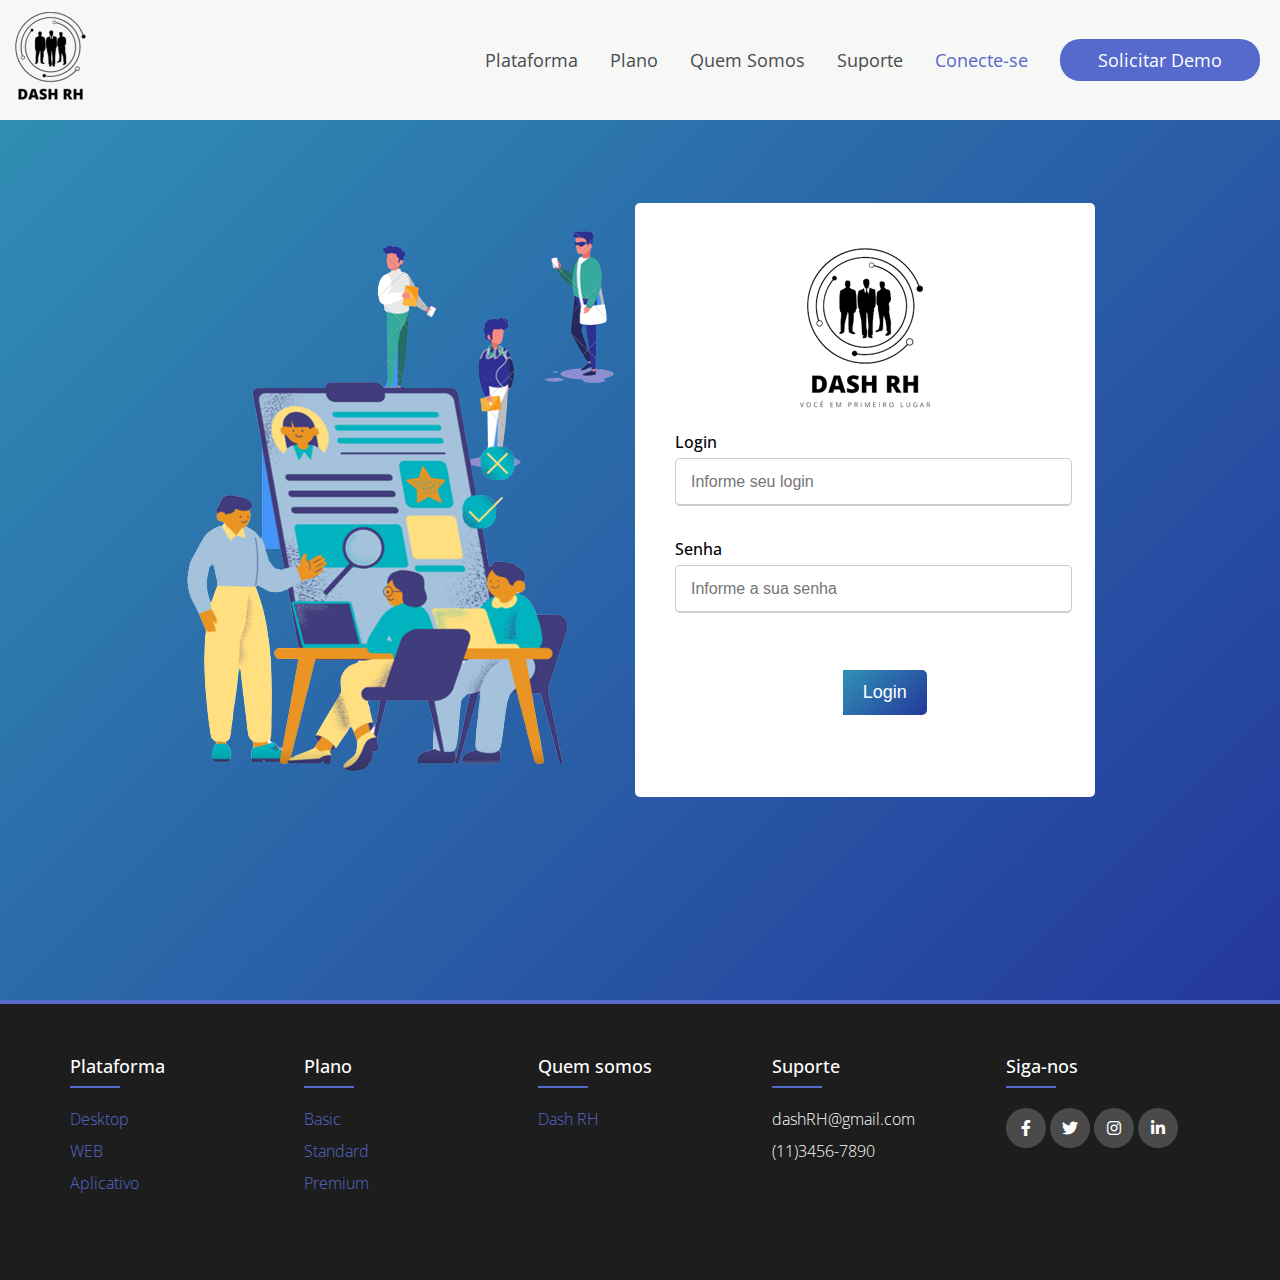
<file: tela_deLogin.html>
<!DOCTYPE html>
<html lang="pt-br">
<head>
    <meta charset="UTF-8">
    <meta name="viewport" content="width=device-width, initial-scale=1.0">
    <title>Dash RH</title>
    <link href="https://cdnjs.cloudflare.com/ajax/libs/animate.css/4.1.1/animate.min.css" rel="stylesheet"/>
    <link rel="stylesheet" type="text/css" href="https://cdnjs.cloudflare.com/ajax/libs/font-awesome/6.0.0-beta3/css/all.min.css">
    <link rel="stylesheet" href="CSS/style.css">
</head>
<body>
    <header class="header">
        <nav class="nav">
            <a href="index.html" class="logo"><img src="imagens/Imagem1.png"></a>
            <ul class="nav-list">
                <li><a href="#">Plataforma</a></li>
                <li><a href="#">Plano</a></li>
                <li><a href="#">Quem Somos</a></li>
                <li><a href="suporteTI.html">Suporte</a></li>
                <li><a href="tela_deLogin.html" class="contato_pern">Conecte-se</a></li>
                <li><a href="solicitarDemo.html">Solicitar Demo</a></li>
            </ul>
        </nav>
    </header>   
    <nav id="conteudo_telaLogin">
        <img src="imagens/Imagem_principal-removebg-preview.png">
        <div class="conteinerLogin">
            <form action="#">
                <div class="detalhes_usuario_login">
                    <img src="imagens/logo_teste.png">
                    <div class="input-box-login">
                        <span class="detalhes">Login</span>
                        <input type="text" placeholder="Informe seu login" required>
                    </div>
                    <div class="input-box-login">
                        <span class="detalhes">Senha</span>
                        <input type="text" placeholder="Informe a sua senha" required>
                    </div>
                   
                    <div class="button-login">
                        <input type="submit" value="Login">
                    </div>

                </div>
            </form>
         </div>
    </nav>
    <footer class="footer">
        <div class="rodape">
            <div class="row">
                <div class="footer-coluna">
                    <h4>Plataforma</h4>
                    <ul>
                        <li><a href="#">Desktop</a></li>
                        <li><a href="#">WEB</a></li>
                        <li><a href="#">Aplicativo</a></li>
                        <li><a href="#"></a></li>
                        <br><br><br>
                    </ul>
                </div>
                <div class="footer-coluna">
                    <h4>Plano</h4>
                    <ul>
                        <li><a href="#">Basic</a></li>
                        <li><a href="#">Standard</a></li>
                        <li><a href="#">Premium</a></li>
                        
                    </ul>
                </div>
                <div class="footer-coluna">
                    <h4>Quem somos</h4>
                    <ul>
                        <li><a href="#">Dash RH</a></li>
                        
                    </ul>
                </div>
                <div class="footer-coluna">
                    <h4>Suporte</h4>
                    <ul>
                        <li>dashRH@gmail.com</li>
                        <li>(11)3456-7890</li>
                        
                    </ul>
                </div>
                <div class="footer-coluna">
                    <h4>Siga-nos</h4>
                    <div class="social-links">
                        <a href="#"><i class="fab fa-facebook-f"></i></a>
                        <a href="#"><i class="fab fa-twitter"></i></a>
                        <a href="#"><i class="fab fa-instagram"></i></a>
                        <a href="#"><i class="fab fa-linkedin-in"></i></a>
                    </div>
                </div>
            </div>
        </div>
        <div class="rodape2">
            <h4></h4>
        </div>
    </footer>
    
</body>
</html>
</file>
<file: CSS/style.css>
@import url('https://fonts.googleapis.com/css2?family=Open+Sans&display=swap');
*{
    margin: 0;
    padding: 0;  
}
html {
    scroll-behavior: smooth;
}
a{
    font-family: 'Open Sans', sans-serif;
    text-decoration: none;
}
.header{
    background: #F7F7F5;
    position: fixed;
    width: 100%;
   
}

.nav{
    height: 120px;
    margin-inline:auto;
    display: flex;
    justify-content: space-between;
    align-items: center;
}

.logo{
    font-size: 15px;
}
.logo_login{
    height: 70px;
    width: 86px;
    padding: 69px;

}
.nav-list{
    display:flex;
    gap: 32px;
    list-style:none;
    align-items: center;
    justify-content: center;
   
}
.nav-list a{
    font-size: 18px;
    color: #484D50;
    padding-block: 16px;
}
.nav-list a.contato_pern{
    font-size: 18px;
    color: #5669CC;
    padding-block: 16px;
}
.nav ul li:last-child a{
    float:right;
    background-color: #5669CC;
    border-radius: 20px;
    color: white;
    margin-right: 20px; 
    width: 200px;
    height: 10px; 
    display: flex;
    align-items: center;
    justify-content: center;
}
.nav li a:hover{
    color: #4495FA;
}

#conteudo_home table tr td h1{
    color:#4495FA;
    font-size: 55px;
    padding: 15px;
    font-family: 'Open Sans', sans-serif;
    margin-left: 10%;
    margin-top: 5%;
}
#conteudo_home table tr td h3{
    color:#484D50;
    font-size: 18px;
    padding: 15px;
    font-family: 'Open Sans', sans-serif;
    margin-left: 10%;
    
}
#conteudo_home li img{
    width: 100px;
    height: 85px;
    float: left;
    
}
.animate__fadeInLeft h1{
    --animate-duration: 100ms;
}

.animate__zoomIn{
        
    background: #4495FA;
    border-radius: 300px;
    padding: 16px 24px;
    color: #F7F7F5;
    margin-left: 10%;
    
    
}
#conteudo_home.plataformas{
    margin-right: 20%;
}

.btn_comecarG{
        
    background: #5669CC;
    border-radius: 300px;
    padding: 16px 24px;
    color: #F7F7F5;
    margin-left: 12%; 
}



.rodape{
    max-width: 1170px;
    margin: auto;
}
.footer{
    background-color: #1d1d1d;
    border-top:4px solid #5669CC ;
    padding: 50px 0;
    padding-bottom: 0;
    box-sizing: border-box;    
    font-family: 'Open Sans', sans-serif;
}
.row{
    display: flex;
    
}
.footer-coluna{
    width: 25% ;
    padding: 0 15px;
}
.footer-coluna h4{
    font-size: 18px;
    color: white;
    margin-bottom: 30px;
    font-weight: 500;
    position: relative ;
    font-family: 'Open Sans', sans-serif;
}
.footer-coluna h4::before{
    content: '';
    position: absolute;
    left: 0;
    bottom: -10px;
    background-color: #5669CC;
    height: 2px;
    box-sizing: border-box;
    width: 50px;
}
.footer-coluna ul li:not(:last-child){
    margin-bottom: 10px;
}
.footer-coluna ul li a{
    font-size: 16px;
    text-transform: capitalize;
    color: #ffffff;
    text-decoration: none;
    font-weight: 300 ;
    color: #5669CC;
    display: block;
    transition: all 0.3s ease;
    font-family: 'Open Sans', sans-serif;
}
.footer-coluna ul li {
    font-size: 16px;
    color: #ffffff;
    text-decoration: none;
    font-weight: 300 ;
    color: #ffffff;
    display: block;
    transition: all 0.3s ease;
}
.footer-coluna ul li a:hover{
    color: #ffffff;
    padding-left: 8px;
}
.footer-coluna .social-links a{
    display: inline-block;
    height: 40px;
    width: 40px;
    background-color: rgba(255,255,255,0.2);
    margin-right: 0 10px 10px 0;
    text-align: center;
    line-height: 40px;
    border-radius: 50%;
    color: #ffffff;
    transition: all 0.5s ease;
}
.footer-coluna .social-links a:hover{
    color: #000000;
    background-color: #5669CC;
}

.rodape3 {
    background: #F7F7F5;
    
    margin: 0;
    list-style: none;
    display:flex;
    flex-wrap: wrap; 
    padding-inline: 1px;
    height: 85px;
    justify-content: space-between;
    align-items: center;
    
}
.rodape2 {
    background: #1d1d1d;
    padding: 5px 40px;
    margin: 0;
    list-style: none;
    display:flex;
    flex-wrap: wrap; 
}


.rodape2 h4 {
    color: white;
    font-size: 12px;
    position: relative ;
    font-family: 'Open Sans', sans-serif;
    
}

#conteudo_soliocitarDemo{
    background-image: linear-gradient(135deg, #71B7E6,#9B59B6);
    width: 100%;
    height: 1000px;
    display: flex;
    align-items: center;
    justify-content: center;   
}
.conteiner_demo{
    max-width: 500px;
    width: 100%;
    background: #fff;
    padding: 25px 30px;
    border-radius: 5px;
    margin-right: 10px;
}
.conteiner_demo .titulo{
    font-size: 25px;
    font-family: 'Open Sans', sans-serif;
    font-weight: 500;
    position: relative;
  
}
.conteiner_demo .titulo::before{
    content: '';
    position: absolute;
    left: 0;
    bottom: 0;
    height: 3px;
    width: 30px;
    background: linear-gradient(135deg, #71B7E6,#9B59B6);
}
.conteiner_demo form .detalhes_usuario_demo{
    display: flex;
    flex-wrap: wrap;
    justify-content: space-between;
    font-family: 'Open Sans', sans-serif;
    margin: 20px 0 12px 0;
    
}
.conteiner_demo form .detalhes_usuario_demo{
    display: flex;
    flex-wrap: wrap;
    justify-content: space-between;
    font-family: 'Open Sans', sans-serif;
    margin: 20px 0 12px 0;    
}
form .detalhes_usuario_demo .input-box-demo{
    margin: 20px 0 12px 0;
    width: calc(100% / 2 - 20px);
}
.detalhes_usuario_demo .input-box-demo .detalhes{
    display: block;
    font-weight: 500;
    margin-bottom:5px;
} 
.detalhes_usuario_demo .input-box-demo input{
    height: 45px;
    width: 100%;
    outline:none;
    border-radius: 5px;
    border: 1px solid #ccc;
    padding-left: 15px;
    font-size: 16px;
    border-bottom-width: 2px;
    transition: all 0.3s ease;
}
.detalhes_usuario_demo .input-box-demo input:focus,
.detalhes_usuario_demo .input-box-demo input:valid{
    border-color: #9B59B6;
}

form .button{
    height: 45px;
    margin: 45px 0; 
}
form .button input{
    height: 100%;
    width: 190%;
    outline: none;
    color: #fff;
    border: none;
    font-size: 18px;
    font-weight: 500;
    border-radius: 5px;
    background: linear-gradient(135deg, #71B7E6,#9B59B6);
    
}

form .button input:hover{
    background: linear-gradient(-135deg, #71B7E6,#9B59B6);
}
@media (max-width:584px){
    .conteiner_demo{
        max-width: 100%;
    }
    form .detalhes_usuario_demo .input-box-demo{
        margin-bottom: 15px;
        width: cal(100% / 2 - 20px);
    }
}


#conteudo_suporte{
    background-image: linear-gradient(135deg, #3192B5,#24389C);
    width: 100%;
    height: 1000px;
    display: flex;
    align-items: center;
    justify-content: center;   
}
.conteiner_suporte{
    max-width: 500px;
    width: 100%;
    background: #fff;
    padding: 25px 30px;
    border-radius: 5px;
    margin-right: 10px;
}
.conteiner_suporte .titulo{
    font-size: 25px;
    font-family: 'Open Sans', sans-serif;
    font-weight: 500;
    position: relative;
  
}
.conteiner_suporte .titulo::before{
    content: '';
    position: absolute;
    left: 0;
    bottom: 0;
    height: 3px;
    width: 30px;
    background-image: linear-gradient(135deg, #3192B5,#24389C);
}
.conteiner_suporte form .detalhes_usuario_suporte{

    display: flex;
    flex-wrap: wrap;
    justify-content: space-between;
    font-family: 'Open Sans', sans-serif;
    margin: 20px 0 12px 0;
    
}
.conteiner_suporte form .detalhes_usuario_suporte{
    display: flex;
    flex-wrap: wrap;
    justify-content: space-between;
    font-family: 'Open Sans', sans-serif;
    margin: 20px 0 12px 0;    
}
form .detalhes_usuario_suporte .input-box-suporte{
    margin: 20px 0 12px 0;
    width: calc(100% / 1 - 20px);
}
.detalhes_usuario_suporte .input-box-suporte .detalhes{
    display: block;
    font-weight: 500;
    margin-bottom:5px;
} 
.detalhes_usuario_suporte .input-box-suporte input{
    height: 45px;
    width: 100%;
    outline:none;
    border-radius: 5px;
    border: 1px solid #ccc;
    padding-left: 15px;
    font-size: 16px;
    border-bottom-width: 2px;
    transition: all 0.3s ease;
}
.detalhes_usuario_suporte .input-box-suporte input:focus,
.detalhes_usuario_suporte .input-box-suporte input:valid{
    border-color: #24389C;
}
.input-box-suporte textarea{
    outline:none;
    border-radius: 5px;
    border: 1px solid #ccc;
    font-size: 16px;
    border-bottom-width: 2px;
    transition: all 0.3s ease;
    font-family: 'Open Sans', sans-serif;

}
form .button_suporte{
    height: 45px;
    margin: 45px 0;
    background-image: linear-gradient(135deg, #3192B5,#24389C);
    
    
}
form .button_suporte input{
    height: 100%;
    width: 190%;
    outline: none;
    color: #fff;
    border: none;
    font-size: 18px;
    font-weight: 500;
    border-radius: 5px;
    background-image: linear-gradient(135deg, #3192B5,#24389C);
    
}

form .button_suporte input:hover{
    background-image: linear-gradient(-135deg, #3192B5,#24389C);
}
@media (max-width:584px){
    .conteiner_suporte{
        max-width: 100%;
    }
    form .detalhes_usuario_suporte .input-box-suporte{
        margin-bottom: 15px;
        width: cal(100% / 2 - 20px);
    }
}



#conteudo_telaLogin{
    background-image: linear-gradient(135deg, #3192B5,#24389C);
    width: 100%;
    height: 1000px;
    display: flex;
    align-items: center;
    justify-content: center;   
}
.conteinerLogin{
    max-width: 400px;
    width: 100%;
    background: #fff;
    padding: 25px 30px;
    border-radius: 5px;
    margin-right: 10px;
    align-items: center;
    justify-content: center; 
}
.conteinerLogin .titulo{
    font-size: 25px;
    font-family: 'Open Sans', sans-serif;
    font-weight: 500;
    position: relative;
    align-items: center;
    justify-content: center; 
  
}
.conteinerLogin .titulo::before{
    content: '';
    position: absolute;
    left: 0;
    bottom: 0;
    height: 3px;
    width: 30px;
    background-image: linear-gradient(135deg, #3192B5,#24389C);
    align-items: center;
    justify-content: center; 
}
.conteinerLogin form .detalhes_usuario_login{

    display: flex;
    flex-wrap: wrap;
    justify-content: space-between;
    font-family: 'Open Sans', sans-serif;
    margin: 20px 0 12px 0;
    align-items: center;
    justify-content: center; 
    
}
.conteinerLogin form .detalhes_usuario_login{
    display: flex;
    flex-wrap: wrap;
    justify-content: space-between;
    font-family: 'Open Sans', sans-serif;
    margin: 20px 0 12px 0;    
    align-items: center;
    justify-content: center; 
}
form .detalhes_usuario_login .input-box-login{
    margin: 20px 0 12px 0;
    width: calc(100% / 1 - 20px);
    align-items: center;
    justify-content: center; 
}
.detalhes_usuario_login .input-box-login .detalhes{
    display: block;
    font-weight: 500;
    margin-bottom:5px;
    align-items: center;
    justify-content: center; 
} 
.detalhes_usuario_login .input-box-login input{
    height: 45px;
    width: 100%;
    outline:none;
    border-radius: 5px;
    border: 1px solid #ccc;
    padding-left: 15px;
    font-size: 16px;
    border-bottom-width: 2px;
    transition: all 0.3s ease;
    align-items: center;
    justify-content: center; 
}
.detalhes_usuario_login .input-box-login input:focus,
.detalhes_usuario_login .input-box-login input:valid{
    border-color: #24389C;
}

.alerta {
    color: red;
    font-size: 13px;
    margin: 10px 0 0 3px;
    display: none;
}

form .button-login{
    height: 45px;
    margin: 45px 0;
    background-image: linear-gradient(135deg, #3192B5,#24389C);
    align-items: center;
    justify-content: center; 
}

form .button-login input{
    height: 100%;
    width: 190%;
    outline: none;
    color: #fff;
    border: none;
    font-size: 18px;
    font-weight: 500;
    border-radius: 5px;
    background-image: linear-gradient(135deg, #3192B5,#24389C);
    align-items: center;
    justify-content: center; 
    
}

form .button-login input:hover{
    background-image: linear-gradient(-135deg, #3192B5,#24389C);
    align-items: center;
    justify-content: center; 
}
@media (max-width:584px){
    .conteiner_suporte{
        max-width: 100%;
    }
    form .detalhes_usuario_login.input-box-login{
        margin-bottom: 15px;
        width: cal(100% / 2 - 20px);
    }
}
#texto{
    color:#4495FA;
    font-size: 30px;
    font-family: 'Open Sans', sans-serif;
    font-weight: bold;
    margin-top: 100px;
    
    
}
#texto2{
    color:#484D50;
    font-size: 18px;
    font-family: 'Open Sans', sans-serif;
    font-weight: bold;
    
}

#btn-holerite{
    background-color: #4495FA;
    border-radius: 20px;
    color: white;
    width: 200px;
    height: 40px; 
    align-items: center;
    justify-content: center; 
    border: none;
    font-family: 'Open Sans', sans-serif;
    font-size: 14px;
    font-weight: bold;
}

#pg_holerite{
    text-align: center;
}
#pg_holerite label{
    color:#484D50;
    font-size: 18px;
    font-family: 'Open Sans', sans-serif;
    font-weight: bold;
}

#holerite{
    color:#484D50;
    font-size: 18px;
    font-family: 'Open Sans', sans-serif;
    font-weight: bold;
    text-align: center;

}
.tabela_holerite{
    text-align: center;
    display: flex;
    justify-content: center;
    

}
.tabela_holerite tr th{
    margin-left: 5px;
    padding-top: 10px;
    padding-left: 10px;
    padding-right: 10px;
    padding-bottom: 10px; 
}

.menu{
    margin-left: 30px;
    margin-top: 30px;
}
.menu .menu-fake {
    position: absolute;
    z-index: 1000;
    width: 35px;
    height: 35px;
    opacity: 0;
    cursor: pointer;
}
.menu .menu-fake:checked~ul {
    background-color: #4495FA;
}
.menu .menu-lines{
    position: absolute;
    z-index: 999;
    height: 35px;
    width: 35px;
}

.menu .menu-lines span{
    display: block;
    width: 35px;
    height: 5px;
    margin-bottom: 10px;
    background-color: #1697e7;
    border-radius: 3px;
    transition: all ease .2s;
}

.menu .menu-fake:checked ~ .menu-lines span{
    background-color: #232323;
}
.menu .menu-fake:checked ~ .menu-lines span:nth-child(1){
    transform-origin: 0% 0%;
    transform: rotate(45deg) scaleX(1.25);
}
.menu .menu-fake:checked ~ .menu-lines span:nth-child(2){
    opacity: 0;
}
.menu .menu-fake:checked ~ .menu-lines span:nth-child(3){
    transform-origin: 0% 100%;
    transform: rotate(-45deg) scaleX(1.25);
}
.menu ul{
    position: absolute;
    z-index: 998;
    left: 0;
    top: 0;
    width: 300px;
    height: calc(100vh - 100px);
    padding-top: 100px;
    background-color: #1697e7;
    margin-left: -300px;
    transition: all ease .2s;
}
.menu .menu-fake:checked~ul {
    margin-left: 0;
}
.menu ul li{
    padding: 10px 30px;
}

.menu ul li a {
    text-decoration: none;
    color: #ffffff;
    font-size: 18px;
    transition: all ease .3s;
    font-family: 'Open Sans', sans-serif;
}


.menu ul li a:hover {
    color: #d3d3d3;
    transition: all ease .2s;
}

.menu_sub{
    background: #ffff17;
    padding-inline: 16px;
}

#conteudo_home .pagina_quemSomos{
    background-image: linear-gradient(135deg, #acb6bb,#ffffff);
    width: 100%;
    height: 1000px;
    margin-top: auto;
}
#conteudo_home .pagina_quemSomos tr td{
    
    margin: auto;
}
#conteudo_quemSomos {
    margin: auto;
}
#conteudo_quemSomos h1{
    color:#1697e7;
    font-family: 'Open Sans', sans-serif;   
}

main.cards {
    display: flex;
    padding: 32px;
}

main.cards section.card {
    display: flex;
    flex-direction: column;
    align-items: center;
    text-align: center;
    background: white;
    padding: 1rem 1.5rem;
    border-radius: 8px;
    max-height: 468px;
    margin-left: 32px;
}

main.cards section.card:first-child {
    margin-left: 0;
}

main.cards section.card .icon {
    width: 64px;
    height: 64px;
}

main.cards section.card img {
    width: 100%;
}

main.cards section.card h3 {
    font-size: 100%;
    margin: 16px 0;
}

main.cards section.card span {
    font-weight: 300;
    max-width: 240px;
    font-size: 80%;
    margin-bottom: 16px;
}

main.cards section.card button {
    padding: 0.5rem 1rem;
    text-transform: uppercase;
    border-radius: 32px;
    border: 0;
    cursor: pointer;
    font-size: 80%;
    font-weight: 500;
    color: #fff;
    margin-bottom: 16px 0;
}


main.cards section.card.shop button {
    background: linear-gradient(to right, #3E8AFF, #BBDEFF);
}
main.cards section.card.about button {
    background: linear-gradient(to right, #FE5F8F, #FFC7D9);
}


main.cards section.card.shop {
    box-shadow: 20px 20px 50px -30px #AFD6FF;
}
main.cards section.card.about {
    box-shadow: 20px 20px 50px -30px #FFC1D5;
}

@media screen and (max-width: 720px) {
    main.cards {
        flex-direction: column;
    }

    main.cards section.card {
        margin-left: 0;
        margin-bottom: 32px;
    }

    main.cards section.card:last-child {
        margin-bottom: 0;
    }

    main.cards section.card button {
        font-size: 70%;
    }

}



.container{
    width: 1100px;
    height: 100%;
    margin: auto;
    display: flex;
    align-items: center;
    justify-content: space-around;
    color: white;
    font-family: Arial, Helvetica, sans-serif;
}

.container .card{
    width: 300px;
    height: auto;
    padding: 10px 0;
    text-align: center;
    background: linear-gradient(135deg, #3192B5 0%, #5669CC 100%);
    border-radius: 15px;
    box-shadow: 2px 5px 15px black;
    transition: transform 0.3s;
}

.container .card:hover{
    transform: scale(1.050);
}

.container .card .card-title{
    padding: 30px 20px;
    border-bottom: 2px solid gray;
}

.container .card .card-title h2{
    font-size: 35px;
    padding-bottom: 15px;
    color: rgb(100, 3, 255);;
    font-family: 'Open Sans', sans-serif;
}

.container .card .card-title p span{
    font-size: 40px;
    padding: 0 5px;
}

.container .card .card-content ul{
    padding: 10px 30px;
    padding-bottom: 20px;
}

.container .card .card-content ul li{
    list-style: none;
    padding: 10px 0;
}

.container .card .card-content ul li i{
    margin-right: 4px;
    
}

.container .card .card-content button{
    width: 120px;
    padding: 10px 20px;
    background: white;
    border-radius: 20px;
    margin-bottom: 10px;
    outline: none;
    border: none;
    cursor: pointer;
    transition: 0.3s;
}

.container .card .card-content button:hover{
    background: rgb(28, 207, 192);
    letter-spacing: 1.2px;
}

.container .card .card-content button a{
    text-decoration: none;
    color: black;
    font-size: 15px;
}
.planos {
    color:#4495FA;
    font-size: 55px;
    font-family: 'Open Sans', sans-serif;
    justify-content: center;
    align-items: center;
    text-align: center;   
}

.titulo_ponto{
    margin-top: 100px;
    font-family: 'Open Sans', sans-serif;
    color:#4495FA;
}

.gerar_holerite {
    margin-top: 100px;
    font-family: 'Open Sans', sans-serif;
    color:#4495FA;
}
</file>
